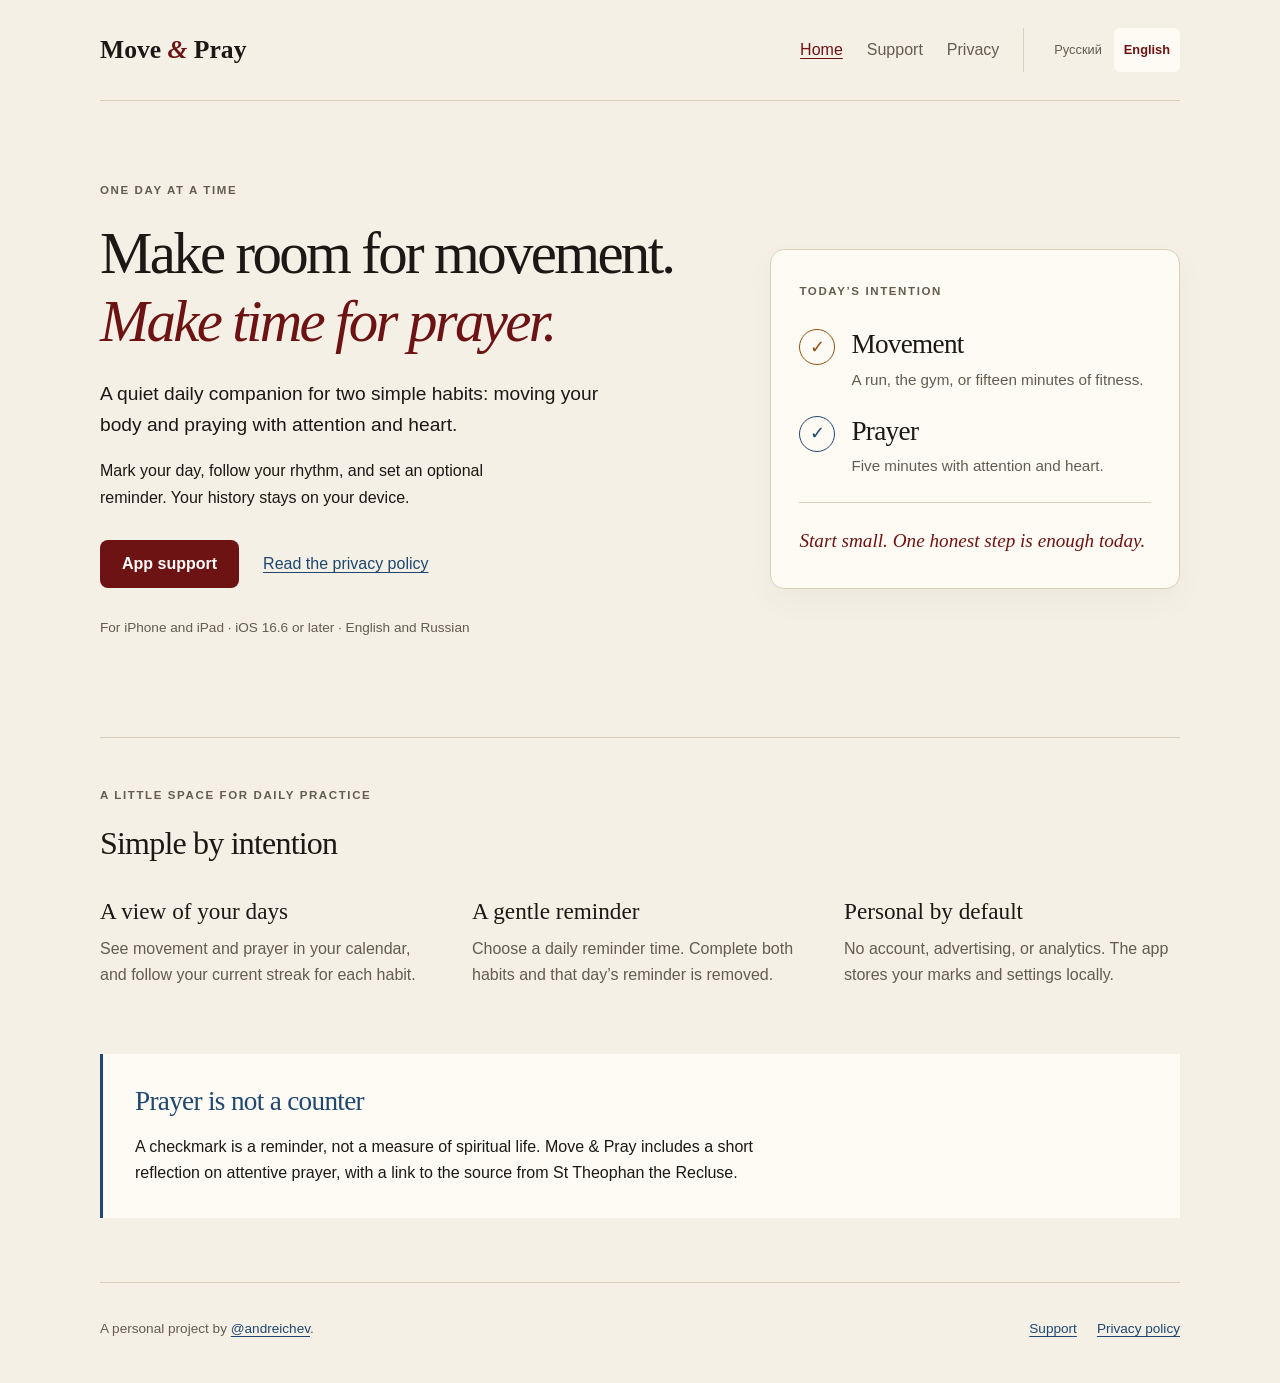
<file: docs/index.html>
<!doctype html>
<html lang="en">
<head>
  <meta charset="utf-8">
  <meta name="viewport" content="width=device-width, initial-scale=1">
  <meta name="description" content="Move & Pray is a quiet daily companion for movement and attentive prayer, for iPhone and iPad.">
  <meta name="theme-color" content="#f4f0e6">
  <title>Move &amp; Pray</title>
  <link rel="canonical" href="https://andreichev.github.io/MoveAndPray/">
  <link rel="alternate" hreflang="en" href="https://andreichev.github.io/MoveAndPray/">
  <link rel="alternate" hreflang="ru" href="https://andreichev.github.io/MoveAndPray/ru/">
  <link rel="alternate" hreflang="x-default" href="https://andreichev.github.io/MoveAndPray/">
  <link rel="icon" type="image/png" sizes="32x32" href="favicon.png">
  <link rel="apple-touch-icon" sizes="180x180" href="apple-touch-icon.png">
  <link rel="stylesheet" href="assets/styles.css">
</head>
<body>
  <a class="skip-link" href="#main">Skip to content</a>
  <div class="page">
    <header class="site-header">
      <a class="wordmark" href="./" aria-label="Move and Pray home">Move <span>&amp;</span> Pray</a>
      <div class="header-controls">
        <nav aria-label="Main navigation">
          <a href="./" aria-current="page">Home</a>
          <a href="support/">Support</a>
          <a href="privacy/">Privacy</a>
        </nav>
        <nav class="language-switch" aria-label="Language">
          <a href="ru/" lang="ru" hreflang="ru">Русский</a>
          <span lang="en" aria-current="page">English</span>
        </nav>
      </div>
    </header>

    <main id="main">
      <section class="hero" aria-labelledby="intro-title">
        <div>
          <p class="eyebrow">One day at a time</p>
          <h1 id="intro-title">Make room for movement.<br><em>Make time for prayer.</em></h1>
          <p class="lead">A quiet daily companion for two simple habits: moving your body and praying with attention and heart.</p>
          <p>Mark your day, follow your rhythm, and set an optional reminder. Your history stays on your device.</p>
          <div class="actions">
            <a class="button" href="support/">App support</a>
            <a href="privacy/">Read the privacy policy</a>
          </div>
          <p class="caption">For iPhone and iPad · iOS 16.6 or later · English and Russian</p>
        </div>
        <aside class="daily-note" aria-labelledby="daily-title">
          <p class="eyebrow" id="daily-title">Today’s intention</p>
          <div class="habit habit-movement">
            <span class="habit-mark" aria-hidden="true">✓</span>
            <div><h2>Movement</h2><p>A run, the gym, or fifteen minutes of fitness.</p></div>
          </div>
          <div class="habit habit-prayer">
            <span class="habit-mark" aria-hidden="true">✓</span>
            <div><h2>Prayer</h2><p>Five minutes with attention and heart.</p></div>
          </div>
          <p class="note-ending">Start small. One honest step is enough today.</p>
        </aside>
      </section>

      <section class="about" aria-labelledby="about-title">
        <p class="eyebrow">A little space for daily practice</p>
        <h2 id="about-title">Simple by intention</h2>
        <div class="features">
          <div><h3>A view of your days</h3><p>See movement and prayer in your calendar, and follow your current streak for each habit.</p></div>
          <div><h3>A gentle reminder</h3><p>Choose a daily reminder time. Complete both habits and that day’s reminder is removed.</p></div>
          <div><h3>Personal by default</h3><p>No account, advertising, or analytics. The app stores your marks and settings locally.</p></div>
        </div>
      </section>

      <section class="prayer-note" aria-labelledby="prayer-title">
        <h2 id="prayer-title">Prayer is not a counter</h2>
        <p>A checkmark is a reminder, not a measure of spiritual life. Move &amp; Pray includes a short reflection on attentive prayer, with a link to the source from St Theophan the Recluse.</p>
      </section>
    </main>

    <footer class="site-footer">
      <p>A personal project by <a href="https://github.com/andreichev">@andreichev</a>.</p>
      <div><a href="support/">Support</a><a href="privacy/">Privacy policy</a></div>
    </footer>
  </div>
</body>
</html>
</file>
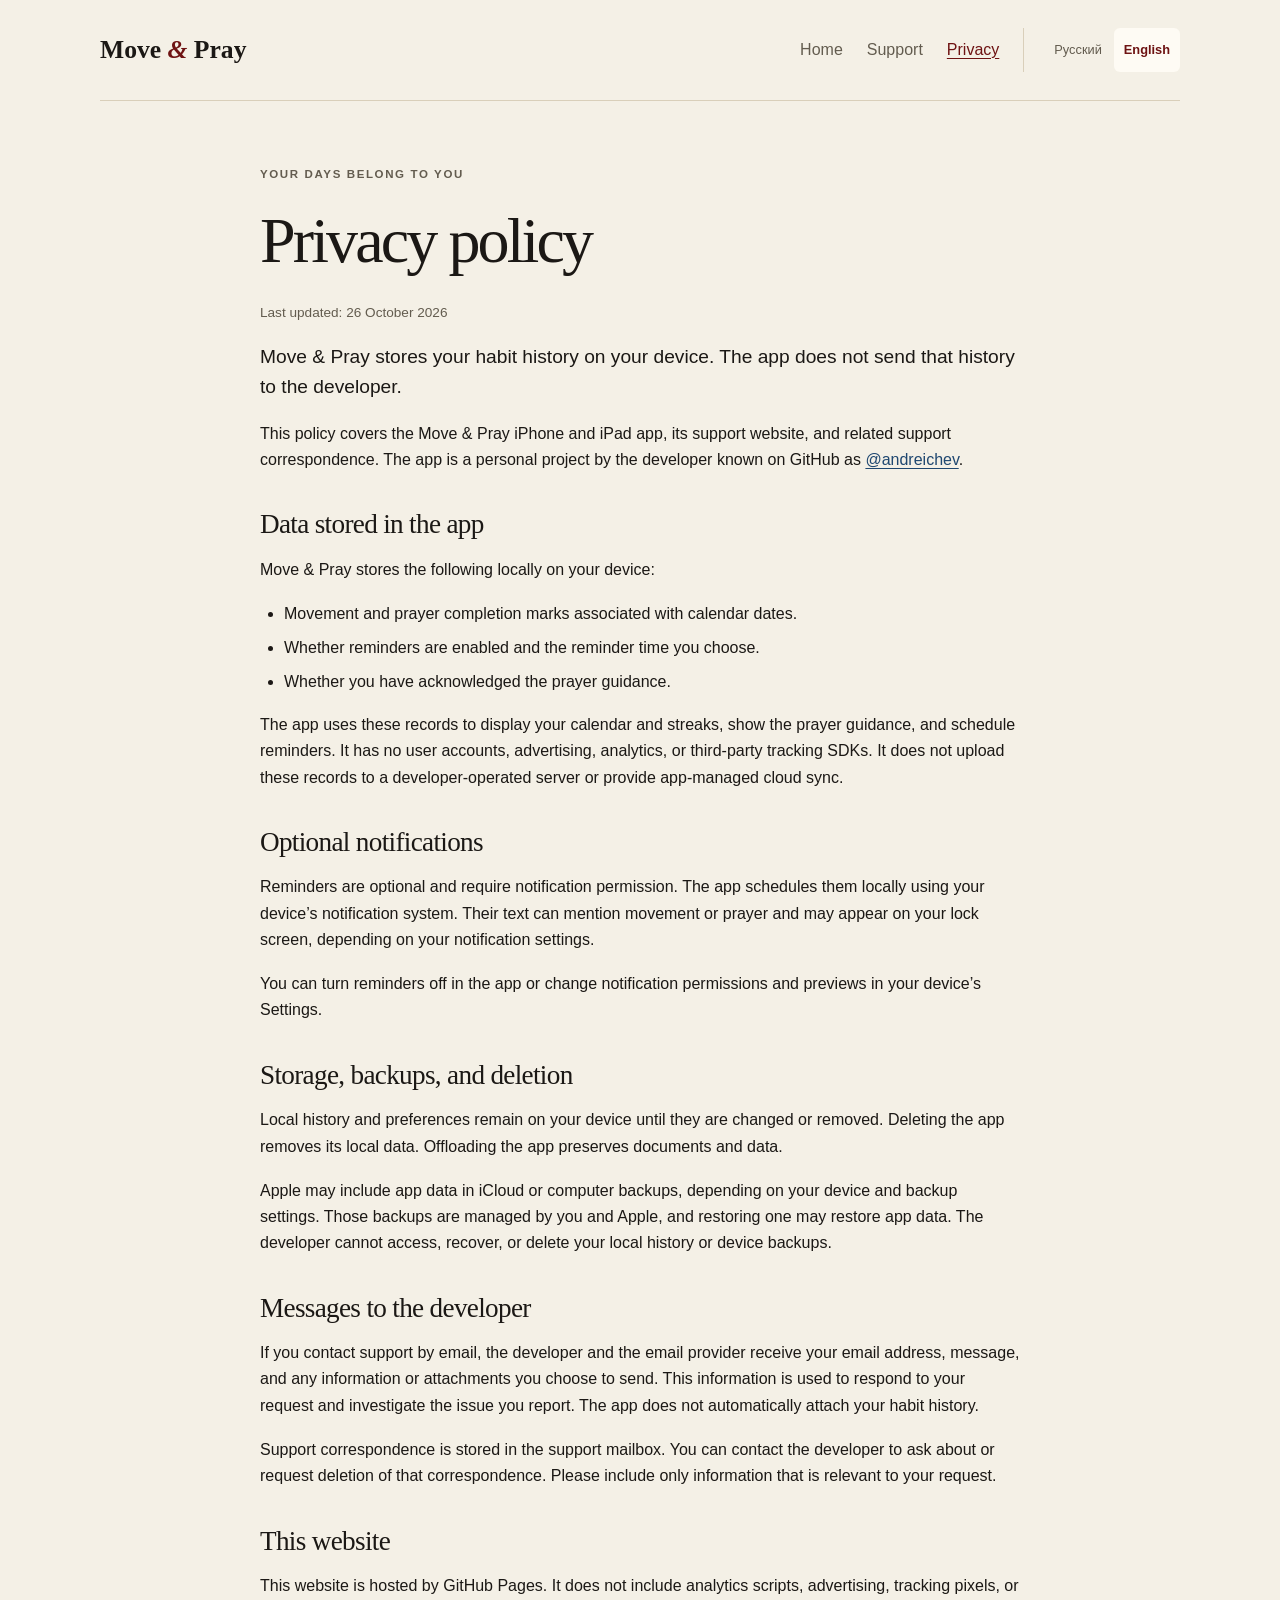
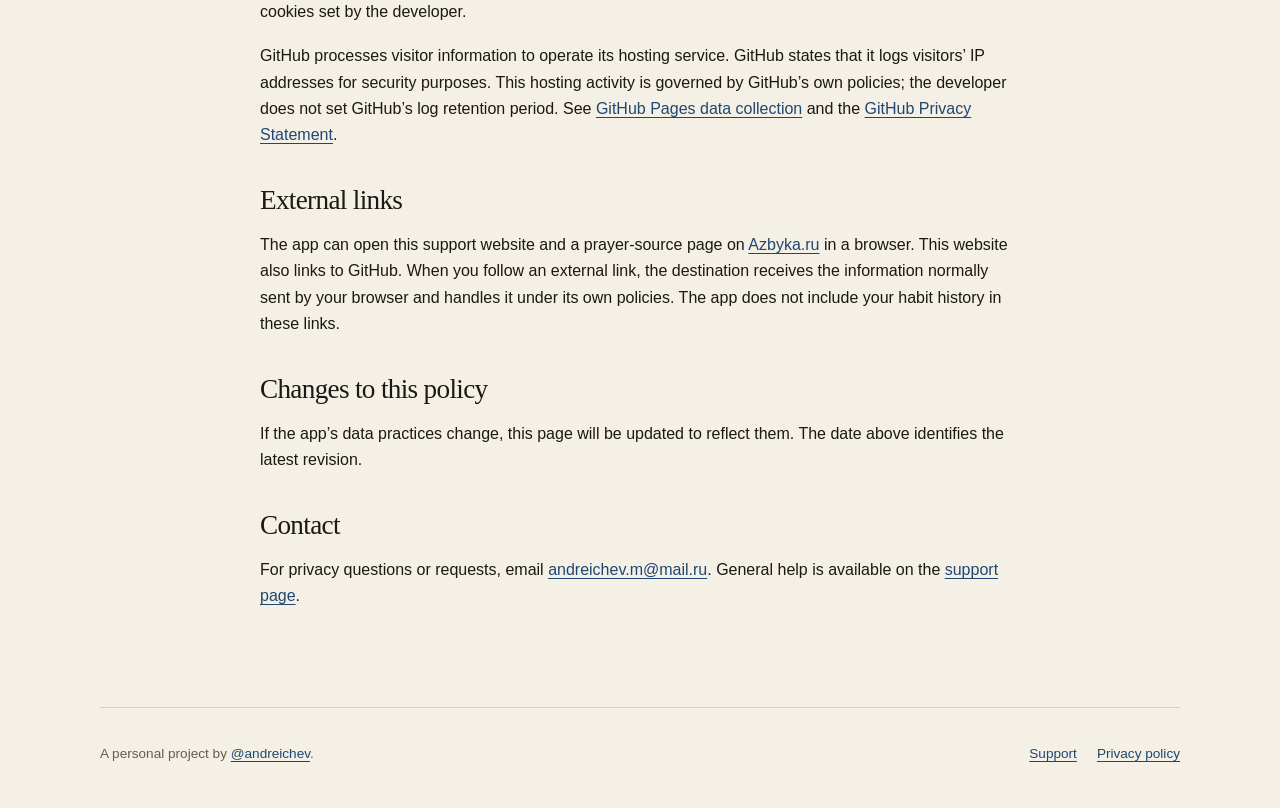
<file: docs/privacy/index.html>
<!doctype html>
<html lang="en">
<head>
  <meta charset="utf-8">
  <meta name="viewport" content="width=device-width, initial-scale=1">
  <meta name="description" content="How Move & Pray handles local app data, optional reminders, support messages, and this website.">
  <meta name="theme-color" content="#f4f0e6">
  <title>Privacy Policy — Move &amp; Pray</title>
  <link rel="canonical" href="https://andreichev.github.io/MoveAndPray/privacy/">
  <link rel="alternate" hreflang="en" href="https://andreichev.github.io/MoveAndPray/privacy/">
  <link rel="alternate" hreflang="ru" href="https://andreichev.github.io/MoveAndPray/ru/privacy/">
  <link rel="alternate" hreflang="x-default" href="https://andreichev.github.io/MoveAndPray/privacy/">
  <link rel="icon" type="image/png" sizes="32x32" href="../favicon.png">
  <link rel="apple-touch-icon" sizes="180x180" href="../apple-touch-icon.png">
  <link rel="stylesheet" href="../assets/styles.css">
</head>
<body>
  <a class="skip-link" href="#main">Skip to content</a>
  <div class="page">
    <header class="site-header">
      <a class="wordmark" href="../" aria-label="Move and Pray home">Move <span>&amp;</span> Pray</a>
      <div class="header-controls">
        <nav aria-label="Main navigation">
          <a href="../">Home</a>
          <a href="../support/">Support</a>
          <a href="./" aria-current="page">Privacy</a>
        </nav>
        <nav class="language-switch" aria-label="Language">
          <a href="../ru/privacy/" lang="ru" hreflang="ru">Русский</a>
          <span lang="en" aria-current="page">English</span>
        </nav>
      </div>
    </header>

    <main id="main" class="document policy">
      <p class="eyebrow">Your days belong to you</p>
      <h1>Privacy policy</h1>
      <p class="caption">Last updated: <time datetime="2026-10-26">26 October 2026</time></p>
      <p class="lead">Move &amp; Pray stores your habit history on your device. The app does not send that history to the developer.</p>
      <p>This policy covers the Move &amp; Pray iPhone and iPad app, its support website, and related support correspondence. The app is a personal project by the developer known on GitHub as <a href="https://github.com/andreichev">@andreichev</a>.</p>

      <section aria-labelledby="local-data">
        <h2 id="local-data">Data stored in the app</h2>
        <p>Move &amp; Pray stores the following locally on your device:</p>
        <ul>
          <li>Movement and prayer completion marks associated with calendar dates.</li>
          <li>Whether reminders are enabled and the reminder time you choose.</li>
          <li>Whether you have acknowledged the prayer guidance.</li>
        </ul>
        <p>The app uses these records to display your calendar and streaks, show the prayer guidance, and schedule reminders. It has no user accounts, advertising, analytics, or third-party tracking SDKs. It does not upload these records to a developer-operated server or provide app-managed cloud sync.</p>
      </section>

      <section aria-labelledby="notifications">
        <h2 id="notifications">Optional notifications</h2>
        <p>Reminders are optional and require notification permission. The app schedules them locally using your device’s notification system. Their text can mention movement or prayer and may appear on your lock screen, depending on your notification settings.</p>
        <p>You can turn reminders off in the app or change notification permissions and previews in your device’s Settings.</p>
      </section>

      <section aria-labelledby="retention">
        <h2 id="retention">Storage, backups, and deletion</h2>
        <p>Local history and preferences remain on your device until they are changed or removed. Deleting the app removes its local data. Offloading the app preserves documents and data.</p>
        <p>Apple may include app data in iCloud or computer backups, depending on your device and backup settings. Those backups are managed by you and Apple, and restoring one may restore app data. The developer cannot access, recover, or delete your local history or device backups.</p>
      </section>

      <section aria-labelledby="support-messages">
        <h2 id="support-messages">Messages to the developer</h2>
        <p>If you contact support by email, the developer and the email provider receive your email address, message, and any information or attachments you choose to send. This information is used to respond to your request and investigate the issue you report. The app does not automatically attach your habit history.</p>
        <p>Support correspondence is stored in the support mailbox. You can contact the developer to ask about or request deletion of that correspondence. Please include only information that is relevant to your request.</p>
      </section>

      <section aria-labelledby="website">
        <h2 id="website">This website</h2>
        <p>This website is hosted by GitHub Pages. It does not include analytics scripts, advertising, tracking pixels, or cookies set by the developer.</p>
        <p>GitHub processes visitor information to operate its hosting service. GitHub states that it logs visitors’ IP addresses for security purposes. This hosting activity is governed by GitHub’s own policies; the developer does not set GitHub’s log retention period. See <a href="https://docs.github.com/en/pages/getting-started-with-github-pages/what-is-github-pages#data-collection">GitHub Pages data collection</a> and the <a href="https://docs.github.com/en/site-policy/privacy-policies/github-general-privacy-statement">GitHub Privacy Statement</a>.</p>
      </section>

      <section aria-labelledby="external-links">
        <h2 id="external-links">External links</h2>
        <p>The app can open this support website and a prayer-source page on <a href="https://azbyka.ru/">Azbyka.ru</a> in a browser. This website also links to GitHub. When you follow an external link, the destination receives the information normally sent by your browser and handles it under its own policies. The app does not include your habit history in these links.</p>
      </section>

      <section aria-labelledby="changes">
        <h2 id="changes">Changes to this policy</h2>
        <p>If the app’s data practices change, this page will be updated to reflect them. The date above identifies the latest revision.</p>
      </section>

      <section aria-labelledby="contact">
        <h2 id="contact">Contact</h2>
        <p>For privacy questions or requests, email <a href="mailto:andreichev.m@mail.ru">andreichev.m@mail.ru</a>. General help is available on the <a href="../support/">support page</a>.</p>
      </section>
    </main>

    <footer class="site-footer">
      <p>A personal project by <a href="https://github.com/andreichev">@andreichev</a>.</p>
      <div><a href="../support/">Support</a><a href="./">Privacy policy</a></div>
    </footer>
  </div>
</body>
</html>
</file>
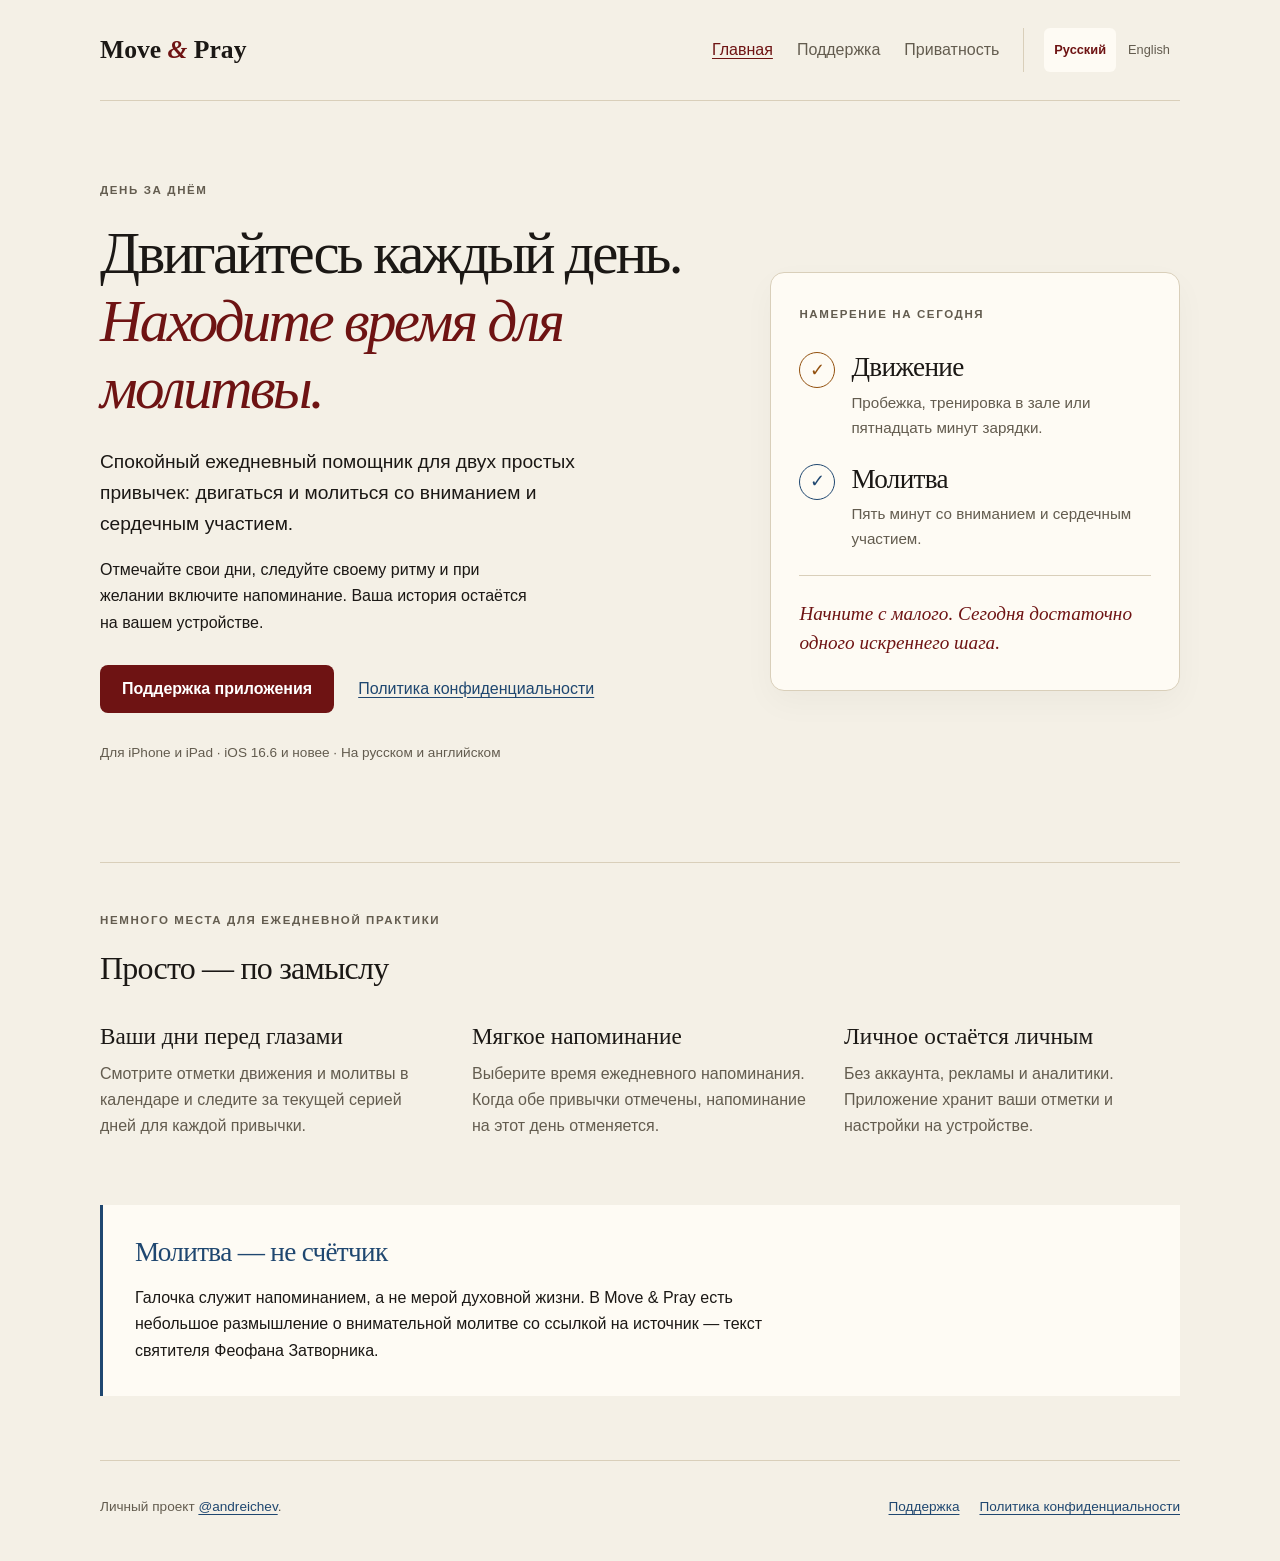
<file: docs/ru/index.html>
<!doctype html>
<html lang="ru">
<head>
  <meta charset="utf-8">
  <meta name="viewport" content="width=device-width, initial-scale=1">
  <meta name="description" content="Move & Pray — спокойный ежедневный помощник для движения и внимательной молитвы. Для iPhone и iPad.">
  <meta name="theme-color" content="#f4f0e6">
  <title>Move &amp; Pray — движение и молитва</title>
  <link rel="canonical" href="https://andreichev.github.io/MoveAndPray/ru/">
  <link rel="alternate" hreflang="ru" href="https://andreichev.github.io/MoveAndPray/ru/">
  <link rel="alternate" hreflang="en" href="https://andreichev.github.io/MoveAndPray/">
  <link rel="alternate" hreflang="x-default" href="https://andreichev.github.io/MoveAndPray/">
  <link rel="icon" type="image/png" sizes="32x32" href="../favicon.png">
  <link rel="apple-touch-icon" sizes="180x180" href="../apple-touch-icon.png">
  <link rel="stylesheet" href="../assets/styles.css">
</head>
<body>
  <a class="skip-link" href="#main">Перейти к содержимому</a>
  <div class="page">
    <header class="site-header">
      <a class="wordmark" href="./" aria-label="Move and Pray — главная">Move <span>&amp;</span> Pray</a>
      <div class="header-controls">
        <nav aria-label="Основная навигация">
          <a href="./" aria-current="page">Главная</a>
          <a href="support/">Поддержка</a>
          <a href="privacy/">Приватность</a>
        </nav>
        <nav class="language-switch" aria-label="Язык">
          <span lang="ru" aria-current="page">Русский</span>
          <a href="../" lang="en" hreflang="en">English</a>
        </nav>
      </div>
    </header>

    <main id="main">
      <section class="hero" aria-labelledby="intro-title">
        <div>
          <p class="eyebrow">День за днём</p>
          <h1 id="intro-title">Двигайтесь каждый день.<br><em>Находите время для молитвы.</em></h1>
          <p class="lead">Спокойный ежедневный помощник для двух простых привычек: двигаться и молиться со вниманием и сердечным участием.</p>
          <p>Отмечайте свои дни, следуйте своему ритму и при желании включите напоминание. Ваша история остаётся на вашем устройстве.</p>
          <div class="actions">
            <a class="button" href="support/">Поддержка приложения</a>
            <a href="privacy/">Политика конфиденциальности</a>
          </div>
          <p class="caption">Для iPhone и iPad · iOS 16.6 и новее · На русском и английском</p>
        </div>
        <aside class="daily-note" aria-labelledby="daily-title">
          <p class="eyebrow" id="daily-title">Намерение на сегодня</p>
          <div class="habit habit-movement">
            <span class="habit-mark" aria-hidden="true">✓</span>
            <div><h2>Движение</h2><p>Пробежка, тренировка в зале или пятнадцать минут зарядки.</p></div>
          </div>
          <div class="habit habit-prayer">
            <span class="habit-mark" aria-hidden="true">✓</span>
            <div><h2>Молитва</h2><p>Пять минут со вниманием и сердечным участием.</p></div>
          </div>
          <p class="note-ending">Начните с малого. Сегодня достаточно одного искреннего шага.</p>
        </aside>
      </section>

      <section class="about" aria-labelledby="about-title">
        <p class="eyebrow">Немного места для ежедневной практики</p>
        <h2 id="about-title">Просто — по замыслу</h2>
        <div class="features">
          <div><h3>Ваши дни перед глазами</h3><p>Смотрите отметки движения и молитвы в календаре и следите за текущей серией дней для каждой привычки.</p></div>
          <div><h3>Мягкое напоминание</h3><p>Выберите время ежедневного напоминания. Когда обе привычки отмечены, напоминание на этот день отменяется.</p></div>
          <div><h3>Личное остаётся личным</h3><p>Без аккаунта, рекламы и аналитики. Приложение хранит ваши отметки и настройки на устройстве.</p></div>
        </div>
      </section>

      <section class="prayer-note" aria-labelledby="prayer-title">
        <h2 id="prayer-title">Молитва — не счётчик</h2>
        <p>Галочка служит напоминанием, а не мерой духовной жизни. В Move &amp; Pray есть небольшое размышление о внимательной молитве со ссылкой на источник — текст святителя Феофана Затворника.</p>
      </section>
    </main>

    <footer class="site-footer">
      <p>Личный проект <a href="https://github.com/andreichev">@andreichev</a>.</p>
      <div><a href="support/">Поддержка</a><a href="privacy/">Политика конфиденциальности</a></div>
    </footer>
  </div>
</body>
</html>
</file>
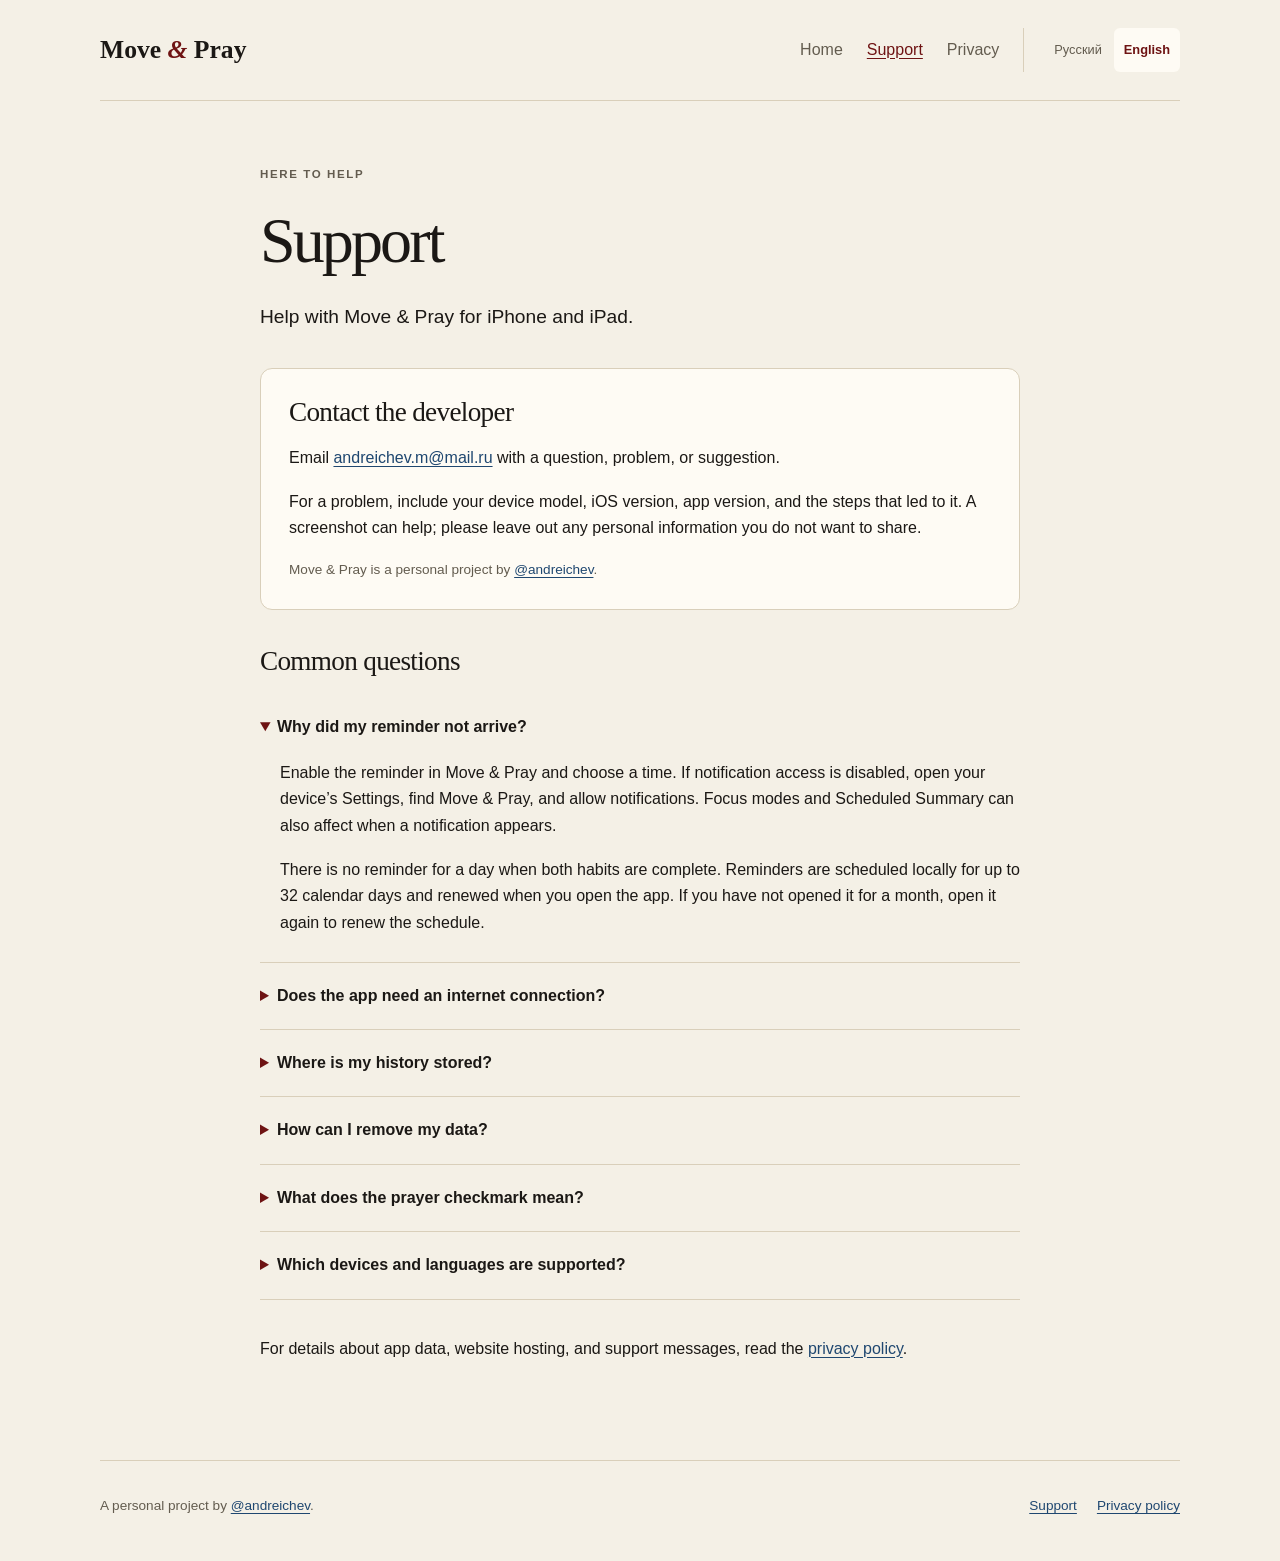
<file: docs/support/index.html>
<!doctype html>
<html lang="en">
<head>
  <meta charset="utf-8">
  <meta name="viewport" content="width=device-width, initial-scale=1">
  <meta name="description" content="Get help with Move & Pray, daily reminders, your local data, and prayer guidance.">
  <meta name="theme-color" content="#f4f0e6">
  <title>Support — Move &amp; Pray</title>
  <link rel="canonical" href="https://andreichev.github.io/MoveAndPray/support/">
  <link rel="alternate" hreflang="en" href="https://andreichev.github.io/MoveAndPray/support/">
  <link rel="alternate" hreflang="ru" href="https://andreichev.github.io/MoveAndPray/ru/support/">
  <link rel="alternate" hreflang="x-default" href="https://andreichev.github.io/MoveAndPray/support/">
  <link rel="icon" type="image/png" sizes="32x32" href="../favicon.png">
  <link rel="apple-touch-icon" sizes="180x180" href="../apple-touch-icon.png">
  <link rel="stylesheet" href="../assets/styles.css">
</head>
<body>
  <a class="skip-link" href="#main">Skip to content</a>
  <div class="page">
    <header class="site-header">
      <a class="wordmark" href="../" aria-label="Move and Pray home">Move <span>&amp;</span> Pray</a>
      <div class="header-controls">
        <nav aria-label="Main navigation">
          <a href="../">Home</a>
          <a href="./" aria-current="page">Support</a>
          <a href="../privacy/">Privacy</a>
        </nav>
        <nav class="language-switch" aria-label="Language">
          <a href="../ru/support/" lang="ru" hreflang="ru">Русский</a>
          <span lang="en" aria-current="page">English</span>
        </nav>
      </div>
    </header>

    <main id="main" class="document">
      <p class="eyebrow">Here to help</p>
      <h1>Support</h1>
      <p class="lead">Help with Move &amp; Pray for iPhone and iPad.</p>

      <section class="contact-card" id="contact" aria-labelledby="contact-title">
        <h2 id="contact-title">Contact the developer</h2>
        <p>Email <a href="mailto:andreichev.m@mail.ru">andreichev.m@mail.ru</a> with a question, problem, or suggestion.</p>
        <p>For a problem, include your device model, iOS version, app version, and the steps that led to it. A screenshot can help; please leave out any personal information you do not want to share.</p>
        <p class="caption">Move &amp; Pray is a personal project by <a href="https://github.com/andreichev">@andreichev</a>.</p>
      </section>

      <section class="questions" aria-labelledby="questions-title">
        <h2 id="questions-title">Common questions</h2>
        <details open>
          <summary>Why did my reminder not arrive?</summary>
          <div class="answer">
            <p>Enable the reminder in Move &amp; Pray and choose a time. If notification access is disabled, open your device’s Settings, find Move &amp; Pray, and allow notifications. Focus modes and Scheduled Summary can also affect when a notification appears.</p>
            <p>There is no reminder for a day when both habits are complete. Reminders are scheduled locally for up to 32 calendar days and renewed when you open the app. If you have not opened it for a month, open it again to renew the schedule.</p>
          </div>
        </details>
        <details>
          <summary>Does the app need an internet connection?</summary>
          <div class="answer"><p>Marking habits, viewing your calendar, and receiving scheduled local reminders work offline. Opening the support, privacy, or prayer-source links requires a connection.</p></div>
        </details>
        <details>
          <summary>Where is my history stored?</summary>
          <div class="answer"><p>Your completion marks, reminder settings, and acknowledgement of the prayer guidance are stored on your device. There is no account or app-managed cloud sync. Apple may include the app’s local data in a device backup, depending on your settings.</p></div>
        </details>
        <details>
          <summary>How can I remove my data?</summary>
          <div class="answer">
            <p>Use <strong>Delete App</strong> on your device to remove Move &amp; Pray and its local data. Offloading the app keeps its documents and data, so offloading alone does not erase your history.</p>
            <p>Copies in device backups are managed through your Apple backup settings. Restoring a backup may restore app data. The developer does not have a copy of your habit history to retrieve or delete.</p>
          </div>
        </details>
        <details>
          <summary>What does the prayer checkmark mean?</summary>
          <div class="answer"><p>It is a personal reminder to make time for attentive prayer. It does not measure spiritual progress or replace guidance from a priest. You can reopen the reflection from the app’s main screen.</p></div>
        </details>
        <details>
          <summary>Which devices and languages are supported?</summary>
          <div class="answer"><p>Move &amp; Pray supports iPhone and iPad with iOS or iPadOS 16.6 or later. The app is available in English and Russian.</p></div>
        </details>
      </section>
      <p>For details about app data, website hosting, and support messages, read the <a href="../privacy/">privacy policy</a>.</p>
    </main>

    <footer class="site-footer">
      <p>A personal project by <a href="https://github.com/andreichev">@andreichev</a>.</p>
      <div><a href="./">Support</a><a href="../privacy/">Privacy policy</a></div>
    </footer>
  </div>
</body>
</html>
</file>
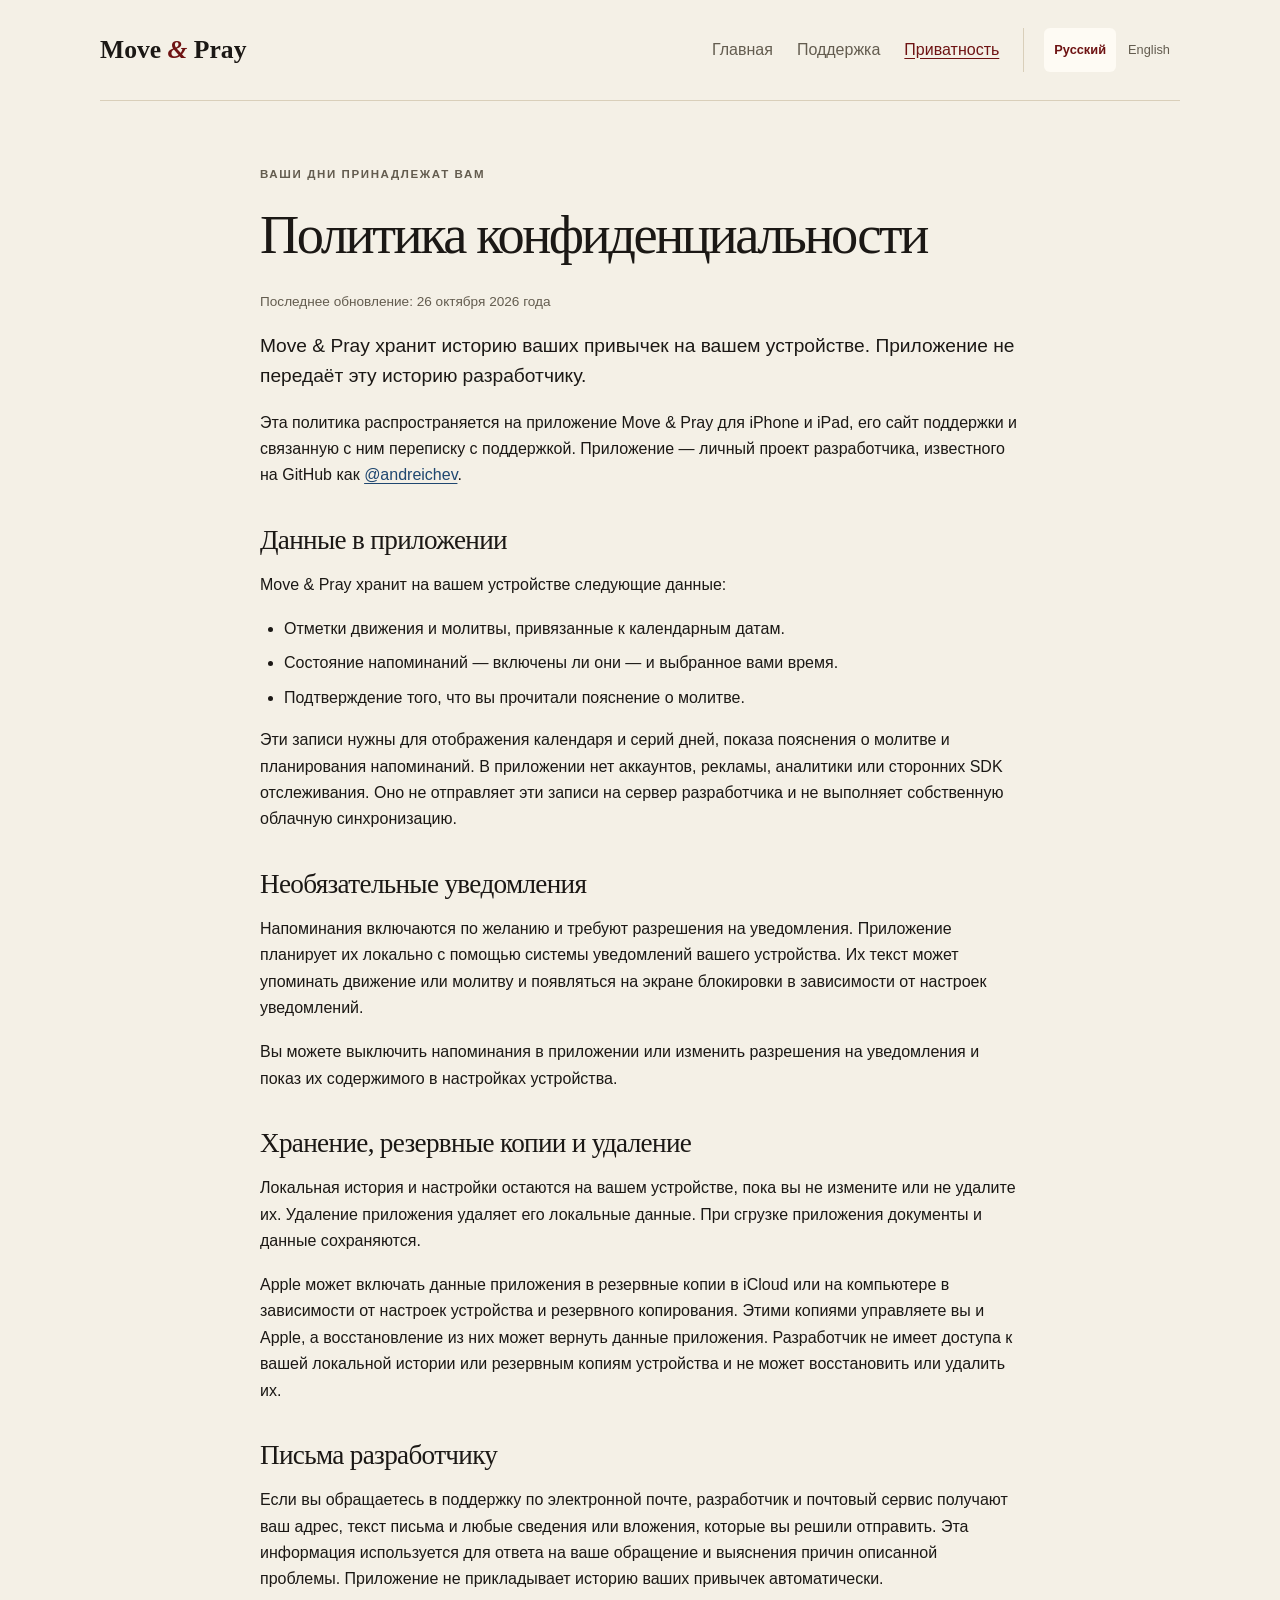
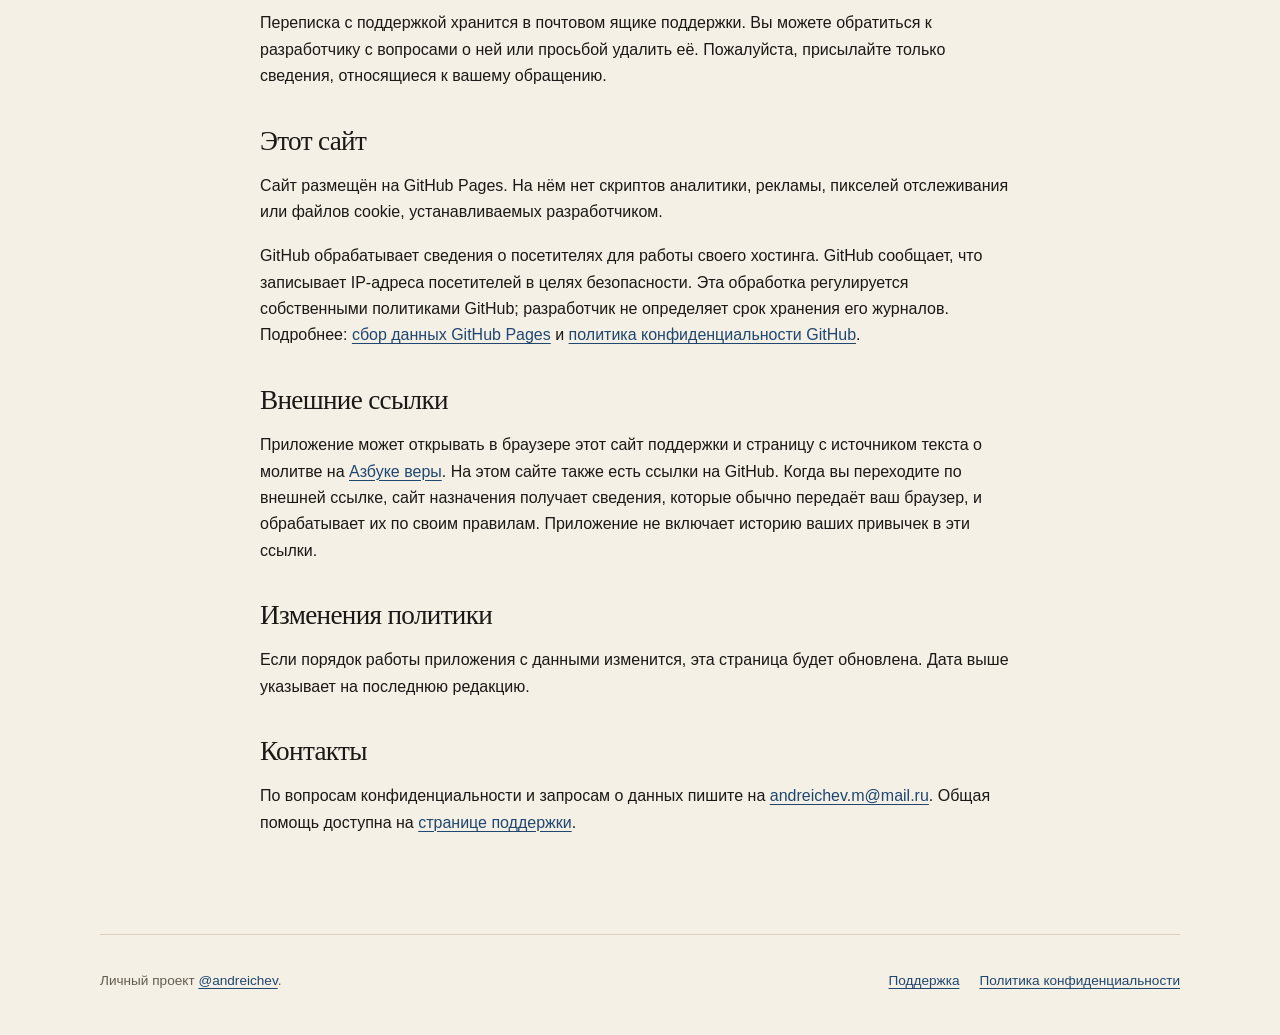
<file: docs/ru/privacy/index.html>
<!doctype html>
<html lang="ru">
<head>
  <meta charset="utf-8">
  <meta name="viewport" content="width=device-width, initial-scale=1">
  <meta name="description" content="Как Move & Pray обращается с локальными данными приложения, напоминаниями, письмами в поддержку и данными посетителей сайта.">
  <meta name="theme-color" content="#f4f0e6">
  <title>Политика конфиденциальности — Move &amp; Pray</title>
  <link rel="canonical" href="https://andreichev.github.io/MoveAndPray/ru/privacy/">
  <link rel="alternate" hreflang="ru" href="https://andreichev.github.io/MoveAndPray/ru/privacy/">
  <link rel="alternate" hreflang="en" href="https://andreichev.github.io/MoveAndPray/privacy/">
  <link rel="alternate" hreflang="x-default" href="https://andreichev.github.io/MoveAndPray/privacy/">
  <link rel="icon" type="image/png" sizes="32x32" href="../../favicon.png">
  <link rel="apple-touch-icon" sizes="180x180" href="../../apple-touch-icon.png">
  <link rel="stylesheet" href="../../assets/styles.css">
</head>
<body>
  <a class="skip-link" href="#main">Перейти к содержимому</a>
  <div class="page">
    <header class="site-header">
      <a class="wordmark" href="../" aria-label="Move and Pray — главная">Move <span>&amp;</span> Pray</a>
      <div class="header-controls">
        <nav aria-label="Основная навигация">
          <a href="../">Главная</a>
          <a href="../support/">Поддержка</a>
          <a href="./" aria-current="page">Приватность</a>
        </nav>
        <nav class="language-switch" aria-label="Язык">
          <span lang="ru" aria-current="page">Русский</span>
          <a href="../../privacy/" lang="en" hreflang="en">English</a>
        </nav>
      </div>
    </header>

    <main id="main" class="document policy">
      <p class="eyebrow">Ваши дни принадлежат вам</p>
      <h1>Политика конфиденциальности</h1>
      <p class="caption">Последнее обновление: <time datetime="2026-10-26">26 октября 2026 года</time></p>
      <p class="lead">Move &amp; Pray хранит историю ваших привычек на вашем устройстве. Приложение не передаёт эту историю разработчику.</p>
      <p>Эта политика распространяется на приложение Move &amp; Pray для iPhone и iPad, его сайт поддержки и связанную с ним переписку с поддержкой. Приложение — личный проект разработчика, известного на GitHub как <a href="https://github.com/andreichev">@andreichev</a>.</p>

      <section aria-labelledby="local-data">
        <h2 id="local-data">Данные в приложении</h2>
        <p>Move &amp; Pray хранит на вашем устройстве следующие данные:</p>
        <ul>
          <li>Отметки движения и молитвы, привязанные к календарным датам.</li>
          <li>Состояние напоминаний — включены ли они — и выбранное вами время.</li>
          <li>Подтверждение того, что вы прочитали пояснение о молитве.</li>
        </ul>
        <p>Эти записи нужны для отображения календаря и серий дней, показа пояснения о молитве и планирования напоминаний. В приложении нет аккаунтов, рекламы, аналитики или сторонних SDK отслеживания. Оно не отправляет эти записи на сервер разработчика и не выполняет собственную облачную синхронизацию.</p>
      </section>

      <section aria-labelledby="notifications">
        <h2 id="notifications">Необязательные уведомления</h2>
        <p>Напоминания включаются по желанию и требуют разрешения на уведомления. Приложение планирует их локально с помощью системы уведомлений вашего устройства. Их текст может упоминать движение или молитву и появляться на экране блокировки в зависимости от настроек уведомлений.</p>
        <p>Вы можете выключить напоминания в приложении или изменить разрешения на уведомления и показ их содержимого в настройках устройства.</p>
      </section>

      <section aria-labelledby="retention">
        <h2 id="retention">Хранение, резервные копии и удаление</h2>
        <p>Локальная история и настройки остаются на вашем устройстве, пока вы не измените или не удалите их. Удаление приложения удаляет его локальные данные. При сгрузке приложения документы и данные сохраняются.</p>
        <p>Apple может включать данные приложения в резервные копии в iCloud или на компьютере в зависимости от настроек устройства и резервного копирования. Этими копиями управляете вы и Apple, а восстановление из них может вернуть данные приложения. Разработчик не имеет доступа к вашей локальной истории или резервным копиям устройства и не может восстановить или удалить их.</p>
      </section>

      <section aria-labelledby="support-messages">
        <h2 id="support-messages">Письма разработчику</h2>
        <p>Если вы обращаетесь в поддержку по электронной почте, разработчик и почтовый сервис получают ваш адрес, текст письма и любые сведения или вложения, которые вы решили отправить. Эта информация используется для ответа на ваше обращение и выяснения причин описанной проблемы. Приложение не прикладывает историю ваших привычек автоматически.</p>
        <p>Переписка с поддержкой хранится в почтовом ящике поддержки. Вы можете обратиться к разработчику с вопросами о ней или просьбой удалить её. Пожалуйста, присылайте только сведения, относящиеся к вашему обращению.</p>
      </section>

      <section aria-labelledby="website">
        <h2 id="website">Этот сайт</h2>
        <p>Сайт размещён на GitHub Pages. На нём нет скриптов аналитики, рекламы, пикселей отслеживания или файлов cookie, устанавливаемых разработчиком.</p>
        <p>GitHub обрабатывает сведения о посетителях для работы своего хостинга. GitHub сообщает, что записывает IP-адреса посетителей в целях безопасности. Эта обработка регулируется собственными политиками GitHub; разработчик не определяет срок хранения его журналов. Подробнее: <a href="https://docs.github.com/en/pages/getting-started-with-github-pages/what-is-github-pages#data-collection">сбор данных GitHub Pages</a> и <a href="https://docs.github.com/en/site-policy/privacy-policies/github-general-privacy-statement">политика конфиденциальности GitHub</a>.</p>
      </section>

      <section aria-labelledby="external-links">
        <h2 id="external-links">Внешние ссылки</h2>
        <p>Приложение может открывать в браузере этот сайт поддержки и страницу с источником текста о молитве на <a href="https://azbyka.ru/">Азбуке веры</a>. На этом сайте также есть ссылки на GitHub. Когда вы переходите по внешней ссылке, сайт назначения получает сведения, которые обычно передаёт ваш браузер, и обрабатывает их по своим правилам. Приложение не включает историю ваших привычек в эти ссылки.</p>
      </section>

      <section aria-labelledby="changes">
        <h2 id="changes">Изменения политики</h2>
        <p>Если порядок работы приложения с данными изменится, эта страница будет обновлена. Дата выше указывает на последнюю редакцию.</p>
      </section>

      <section aria-labelledby="contact">
        <h2 id="contact">Контакты</h2>
        <p>По вопросам конфиденциальности и запросам о данных пишите на <a href="mailto:andreichev.m@mail.ru">andreichev.m@mail.ru</a>. Общая помощь доступна на <a href="../support/">странице поддержки</a>.</p>
      </section>
    </main>

    <footer class="site-footer">
      <p>Личный проект <a href="https://github.com/andreichev">@andreichev</a>.</p>
      <div><a href="../support/">Поддержка</a><a href="./">Политика конфиденциальности</a></div>
    </footer>
  </div>
</body>
</html>
</file>
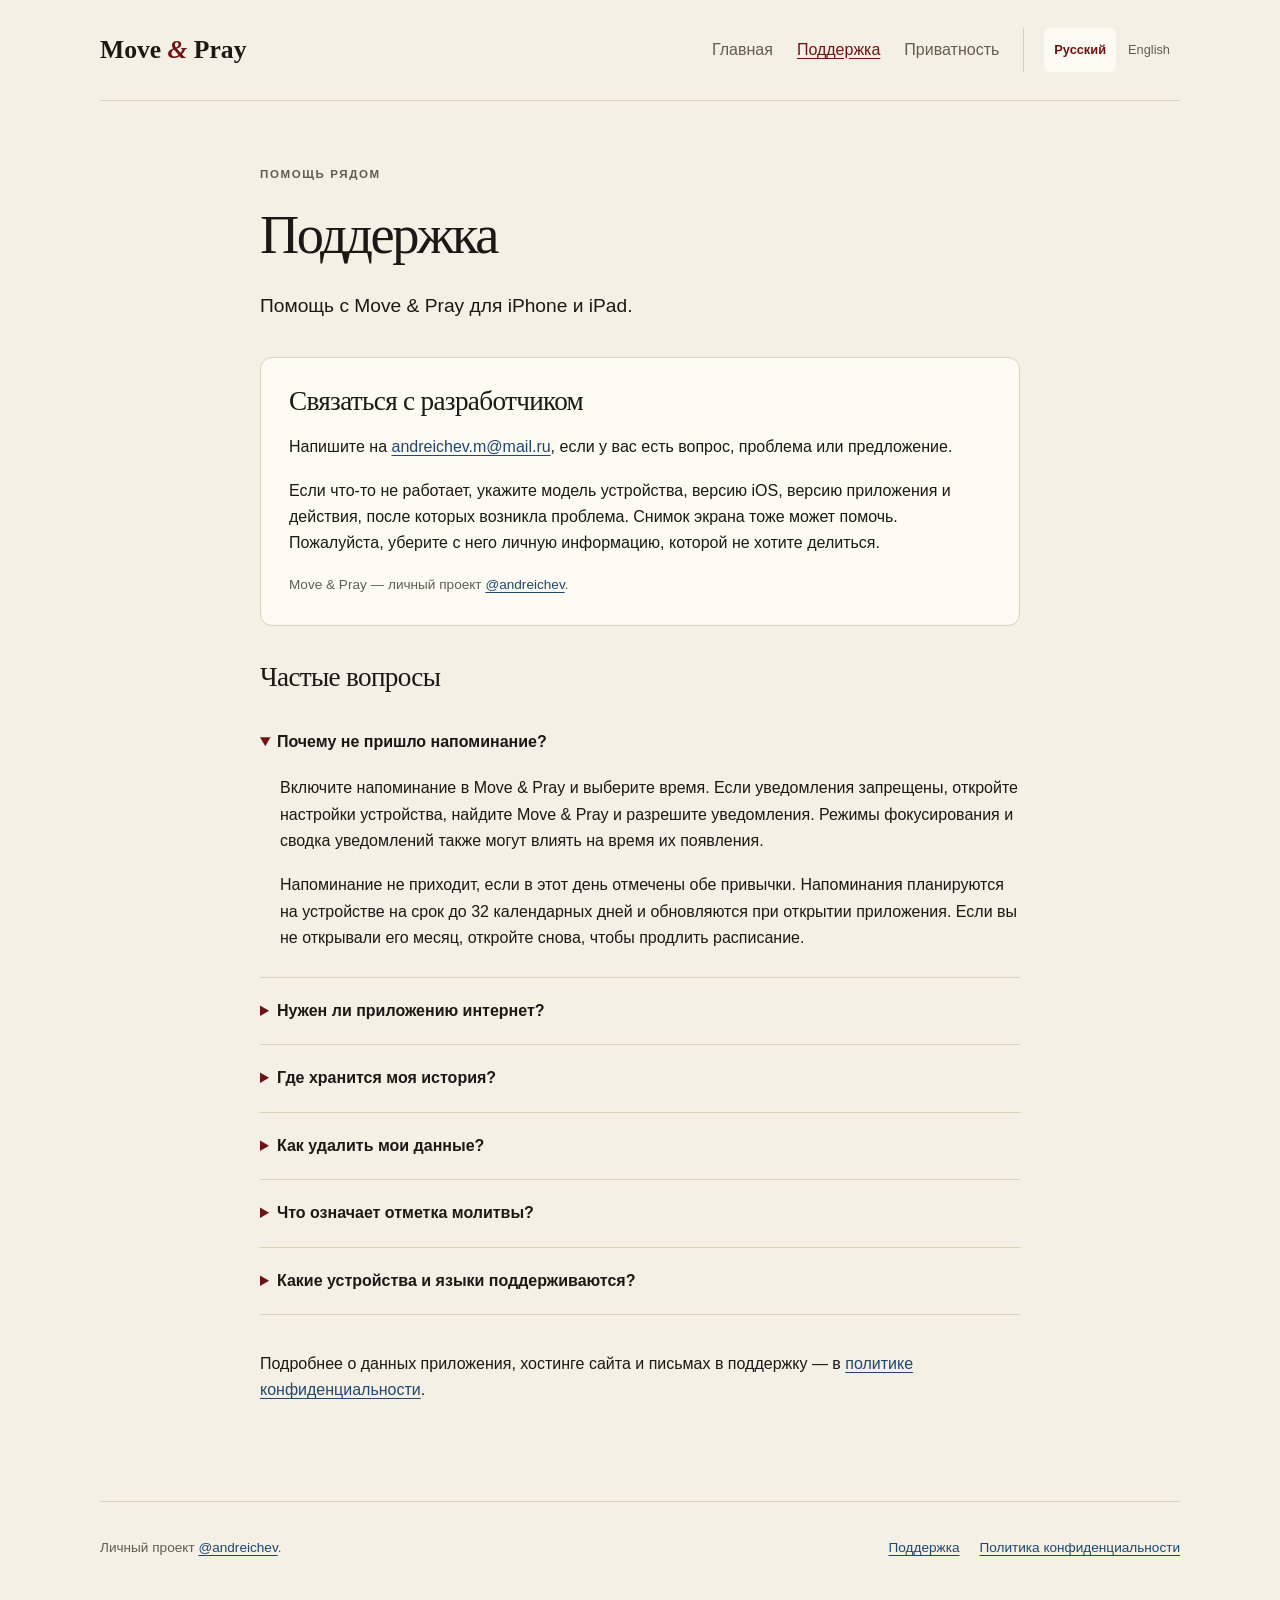
<file: docs/ru/support/index.html>
<!doctype html>
<html lang="ru">
<head>
  <meta charset="utf-8">
  <meta name="viewport" content="width=device-width, initial-scale=1">
  <meta name="description" content="Помощь с Move & Pray: ежедневные напоминания, данные на устройстве и пояснение о молитве.">
  <meta name="theme-color" content="#f4f0e6">
  <title>Поддержка — Move &amp; Pray</title>
  <link rel="canonical" href="https://andreichev.github.io/MoveAndPray/ru/support/">
  <link rel="alternate" hreflang="ru" href="https://andreichev.github.io/MoveAndPray/ru/support/">
  <link rel="alternate" hreflang="en" href="https://andreichev.github.io/MoveAndPray/support/">
  <link rel="alternate" hreflang="x-default" href="https://andreichev.github.io/MoveAndPray/support/">
  <link rel="icon" type="image/png" sizes="32x32" href="../../favicon.png">
  <link rel="apple-touch-icon" sizes="180x180" href="../../apple-touch-icon.png">
  <link rel="stylesheet" href="../../assets/styles.css">
</head>
<body>
  <a class="skip-link" href="#main">Перейти к содержимому</a>
  <div class="page">
    <header class="site-header">
      <a class="wordmark" href="../" aria-label="Move and Pray — главная">Move <span>&amp;</span> Pray</a>
      <div class="header-controls">
        <nav aria-label="Основная навигация">
          <a href="../">Главная</a>
          <a href="./" aria-current="page">Поддержка</a>
          <a href="../privacy/">Приватность</a>
        </nav>
        <nav class="language-switch" aria-label="Язык">
          <span lang="ru" aria-current="page">Русский</span>
          <a href="../../support/" lang="en" hreflang="en">English</a>
        </nav>
      </div>
    </header>

    <main id="main" class="document">
      <p class="eyebrow">Помощь рядом</p>
      <h1>Поддержка</h1>
      <p class="lead">Помощь с Move &amp; Pray для iPhone и iPad.</p>

      <section class="contact-card" id="contact" aria-labelledby="contact-title">
        <h2 id="contact-title">Связаться с разработчиком</h2>
        <p>Напишите на <a href="mailto:andreichev.m@mail.ru">andreichev.m@mail.ru</a>, если у вас есть вопрос, проблема или предложение.</p>
        <p>Если что-то не работает, укажите модель устройства, версию iOS, версию приложения и действия, после которых возникла проблема. Снимок экрана тоже может помочь. Пожалуйста, уберите с него личную информацию, которой не хотите делиться.</p>
        <p class="caption">Move &amp; Pray — личный проект <a href="https://github.com/andreichev">@andreichev</a>.</p>
      </section>

      <section class="questions" aria-labelledby="questions-title">
        <h2 id="questions-title">Частые вопросы</h2>
        <details open>
          <summary>Почему не пришло напоминание?</summary>
          <div class="answer">
            <p>Включите напоминание в Move &amp; Pray и выберите время. Если уведомления запрещены, откройте настройки устройства, найдите Move &amp; Pray и разрешите уведомления. Режимы фокусирования и сводка уведомлений также могут влиять на время их появления.</p>
            <p>Напоминание не приходит, если в этот день отмечены обе привычки. Напоминания планируются на устройстве на срок до 32 календарных дней и обновляются при открытии приложения. Если вы не открывали его месяц, откройте снова, чтобы продлить расписание.</p>
          </div>
        </details>
        <details>
          <summary>Нужен ли приложению интернет?</summary>
          <div class="answer"><p>Отметки привычек, просмотр календаря и запланированные локальные напоминания работают без интернета. Подключение нужно, чтобы открыть страницы поддержки, конфиденциальности или источник текста о молитве.</p></div>
        </details>
        <details>
          <summary>Где хранится моя история?</summary>
          <div class="answer"><p>Отметки привычек, настройки напоминаний и подтверждение прочтения пояснения о молитве хранятся на вашем устройстве. В приложении нет аккаунтов и собственной облачной синхронизации. В зависимости от ваших настроек Apple может включать локальные данные приложения в резервную копию устройства.</p></div>
        </details>
        <details>
          <summary>Как удалить мои данные?</summary>
          <div class="answer">
            <p>Выберите <strong>«Удалить приложение»</strong> на устройстве, чтобы удалить Move &amp; Pray и его локальные данные. При сгрузке приложения документы и данные сохраняются, поэтому сама по себе сгрузка не удаляет историю.</p>
            <p>Копиями данных в резервных копиях можно управлять через настройки резервного копирования Apple. Восстановление из резервной копии может вернуть данные приложения. У разработчика нет копии вашей истории привычек, которую он мог бы восстановить или удалить.</p>
          </div>
        </details>
        <details>
          <summary>Что означает отметка молитвы?</summary>
          <div class="answer"><p>Это личное напоминание уделять время внимательной молитве. Оно не измеряет духовный рост и не заменяет наставления священника. Пояснение о молитве можно снова открыть с главного экрана приложения.</p></div>
        </details>
        <details>
          <summary>Какие устройства и языки поддерживаются?</summary>
          <div class="answer"><p>Move &amp; Pray работает на iPhone и iPad с iOS или iPadOS 16.6 и новее. Приложение доступно на русском и английском языках.</p></div>
        </details>
      </section>
      <p>Подробнее о данных приложения, хостинге сайта и письмах в поддержку — в <a href="../privacy/">политике конфиденциальности</a>.</p>
    </main>

    <footer class="site-footer">
      <p>Личный проект <a href="https://github.com/andreichev">@andreichev</a>.</p>
      <div><a href="./">Поддержка</a><a href="../privacy/">Политика конфиденциальности</a></div>
    </footer>
  </div>
</body>
</html>
</file>
<file: docs/assets/styles.css>
:root {
  color-scheme: light;
  --paper: #f4f0e6;
  --surface: #fefbf4;
  --ink: #1b1815;
  --muted: #635c4f;
  --line: #d9cfba;
  --red: #6e1313;
  --blue: #1f4770;
  --gold: #92500e;
  font-family: -apple-system, BlinkMacSystemFont, "Segoe UI", sans-serif;
  color: var(--ink);
  background: var(--paper);
  font-synthesis: none;
}

* { box-sizing: border-box; }
body { margin: 0; font-size: 1rem; line-height: 1.65; }
a { color: var(--blue); text-underline-offset: 0.2em; text-decoration-thickness: 1px; }
a:hover { text-decoration-thickness: 2px; }
a:focus-visible, summary:focus-visible { outline: 3px solid var(--blue); outline-offset: 5px; border-radius: 2px; }
p { margin: 0 0 1.1rem; }
h1, h2, h3, .wordmark { font-family: Iowan Old Style, Palatino, "Palatino Linotype", Georgia, serif; }
h1, h2, h3 { font-weight: 500; line-height: 1.15; text-wrap: balance; }
h1 { margin: 0 0 1.5rem; font-size: clamp(2.5rem, 5.6vw, 4.5rem); letter-spacing: -0.045em; }
h2 { margin: 0 0 1rem; font-size: 2rem; letter-spacing: -0.025em; }
h3 { margin: 0 0 0.7rem; font-size: 1.45rem; }
em { color: var(--red); font-weight: inherit; }
.page { max-width: 1160px; margin: 0 auto; padding: 0 40px; }
.skip-link { position: absolute; top: 8px; left: 8px; z-index: 1; padding: 8px 16px; background: var(--surface); transform: translateY(-200%); }
.skip-link:focus { transform: translateY(0); }
.site-header { display: flex; justify-content: space-between; align-items: center; flex-wrap: wrap; gap: 16px 28px; padding: 28px 0; border-bottom: 1px solid var(--line); }
.header-controls { display: flex; align-items: center; justify-content: flex-end; flex-wrap: wrap; gap: 8px 24px; }
.wordmark { font-size: 1.6rem; font-weight: 600; color: var(--ink); text-decoration: none; white-space: nowrap; }
.wordmark span { color: var(--red); font-style: italic; }
nav { display: flex; flex-wrap: wrap; gap: 4px 24px; }
nav a { display: inline-flex; align-items: center; min-height: 44px; color: var(--muted); text-decoration: none; }
nav a[aria-current="page"] { color: var(--red); text-decoration: underline; }
.language-switch { align-items: center; gap: 2px; padding-left: 20px; border-left: 1px solid var(--line); font-size: 0.8rem; }
.language-switch a, .language-switch span { display: inline-flex; align-items: center; justify-content: center; min-height: 44px; padding: 0 10px; border-radius: 6px; }
.language-switch span[aria-current="page"] { color: var(--red); background: var(--surface); font-weight: 600; }
.eyebrow { margin-bottom: 1.25rem; font-size: 0.72rem; font-weight: 650; letter-spacing: 0.14em; text-transform: uppercase; color: var(--muted); }
.lead { font-size: 1.2rem; line-height: 1.6; }
.caption { font-size: 0.85rem; color: var(--muted); }
.hero { display: grid; grid-template-columns: 1.5fr 1fr; gap: 56px; align-items: center; padding: 80px 0; }
.hero h1 { font-size: clamp(2.5rem, 4.6vw, 3.7rem); }
.hero .lead { max-width: 36ch; }
.hero > div > p:not(.eyebrow):not(.caption) { max-width: 50ch; }
.actions { display: flex; align-items: center; flex-wrap: wrap; gap: 12px 24px; margin: 1.8rem 0; }
.actions > a { min-height: 44px; display: inline-flex; align-items: center; }
.button { padding: 11px 22px; border-radius: 8px; background: var(--red); color: #fff; text-decoration: none; font-weight: 600; }
.button:hover { background: #541010; }
.daily-note { padding: 32px 28px; border: 1px solid var(--line); border-radius: 14px; background: var(--surface); box-shadow: 0 12px 32px #1b181509; }
.daily-note .eyebrow { margin-bottom: 28px; }
.habit { display: flex; align-items: flex-start; gap: 16px; margin-bottom: 24px; }
.habit h2 { font-size: 1.7rem; margin-bottom: 6px; }
.habit p { margin: 0; color: var(--muted); font-size: 0.95rem; }
.habit-mark { display: inline-flex; align-items: center; justify-content: center; flex: 0 0 36px; height: 36px; border: 1px solid currentColor; border-radius: 50%; font-size: 1.1rem; }
.habit-movement .habit-mark { color: var(--gold); }
.habit-prayer .habit-mark { color: var(--blue); }
.note-ending { padding-top: 24px; border-top: 1px solid var(--line); margin: 0; color: var(--red); font-family: Iowan Old Style, Palatino, Georgia, serif; font-size: 1.2rem; font-style: italic; line-height: 1.5; }
.about { padding: 48px 0; border-top: 1px solid var(--line); }
.features { display: grid; grid-template-columns: repeat(3, 1fr); gap: 36px; margin-top: 36px; }
.features p { color: var(--muted); }
.prayer-note { margin: 0 0 64px; padding: 32px; background: var(--surface); border-left: 3px solid var(--blue); }
.prayer-note h2 { color: var(--blue); font-size: 1.7rem; }
.prayer-note p { max-width: 75ch; margin-bottom: 0; }
.document { max-width: 760px; margin: 0 auto; padding: 64px 0 80px; }
.document h1 { font-size: clamp(2.7rem, 6vw, 4rem); }
:lang(ru) .document h1 { font-size: clamp(1.75rem, 5.2vw, 3.4rem); hyphens: auto; overflow-wrap: anywhere; }
.document h2 { font-size: 1.7rem; }
.document section { margin-top: 36px; }
.contact-card { padding: 28px; border: 1px solid var(--line); background: var(--surface); border-radius: 12px; }
.contact-card p:last-child { margin-bottom: 0; }
.contact-card a, .policy a { overflow-wrap: anywhere; }
.questions { margin-bottom: 36px; }
details { border-bottom: 1px solid var(--line); }
summary { padding: 20px 0; font-weight: 600; cursor: pointer; }
summary::marker { color: var(--red); }
.answer { padding: 0 0 8px 20px; }
.policy li { margin-bottom: 0.5rem; }
.policy ul { padding-left: 1.5rem; }
.site-footer { display: flex; justify-content: space-between; flex-wrap: wrap; align-items: baseline; gap: 16px 28px; border-top: 1px solid var(--line); padding: 24px 0 32px; color: var(--muted); font-size: 0.85rem; }
.site-footer p { margin: 0; }
.site-footer div { display: flex; flex-wrap: wrap; gap: 4px 20px; }
.site-footer div a { display: inline-flex; align-items: center; min-height: 44px; }

@media (max-width: 800px) {
  .hero { grid-template-columns: 1fr; gap: 36px; padding: 56px 0; }
  .daily-note { max-width: 520px; }
  .features { gap: 24px; }
}

@media (max-width: 600px) {
  .page { padding: 0 24px; }
  .site-header { padding: 20px 0 12px; gap: 8px; }
  .header-controls { width: 100%; justify-content: space-between; gap: 4px 16px; }
  .header-controls > nav:not(.language-switch) { gap: 16px; }
  .language-switch { padding-left: 0; border-left: 0; }
  .hero { padding-top: 40px; }
  .features { grid-template-columns: 1fr; gap: 20px; }
  .about { padding: 36px 0; }
  .document { padding: 40px 0 56px; }
  .contact-card, .daily-note, .prayer-note { padding: 24px; }
  .prayer-note { margin-bottom: 40px; }
  .site-footer { gap: 8px; }
}

@media print {
  .site-header nav, .skip-link, .actions, .site-footer { display: none; }
  :root { background: #fff; }
  .page { padding: 0; }
  .document { padding: 24px 0; max-width: none; }
  .hero { padding: 24px 0; }
  .daily-note { box-shadow: none; }
}
</file>
